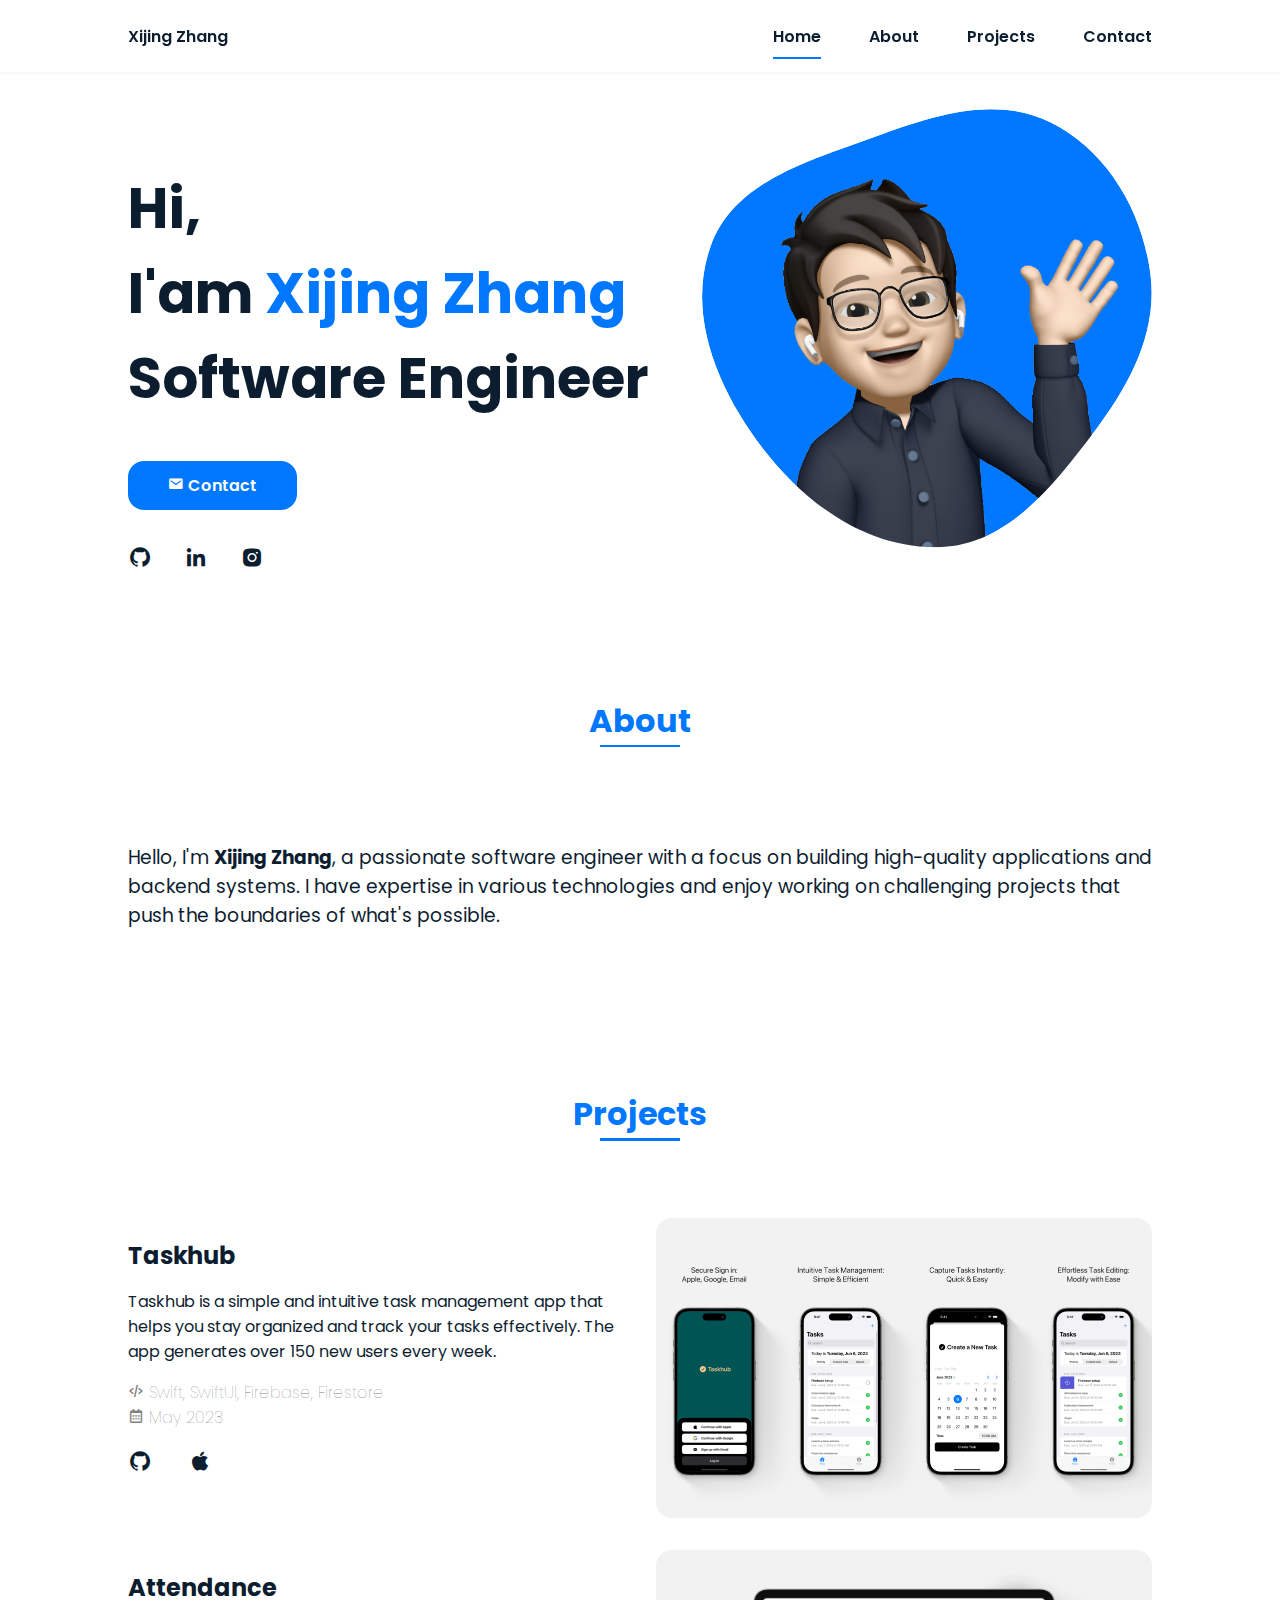
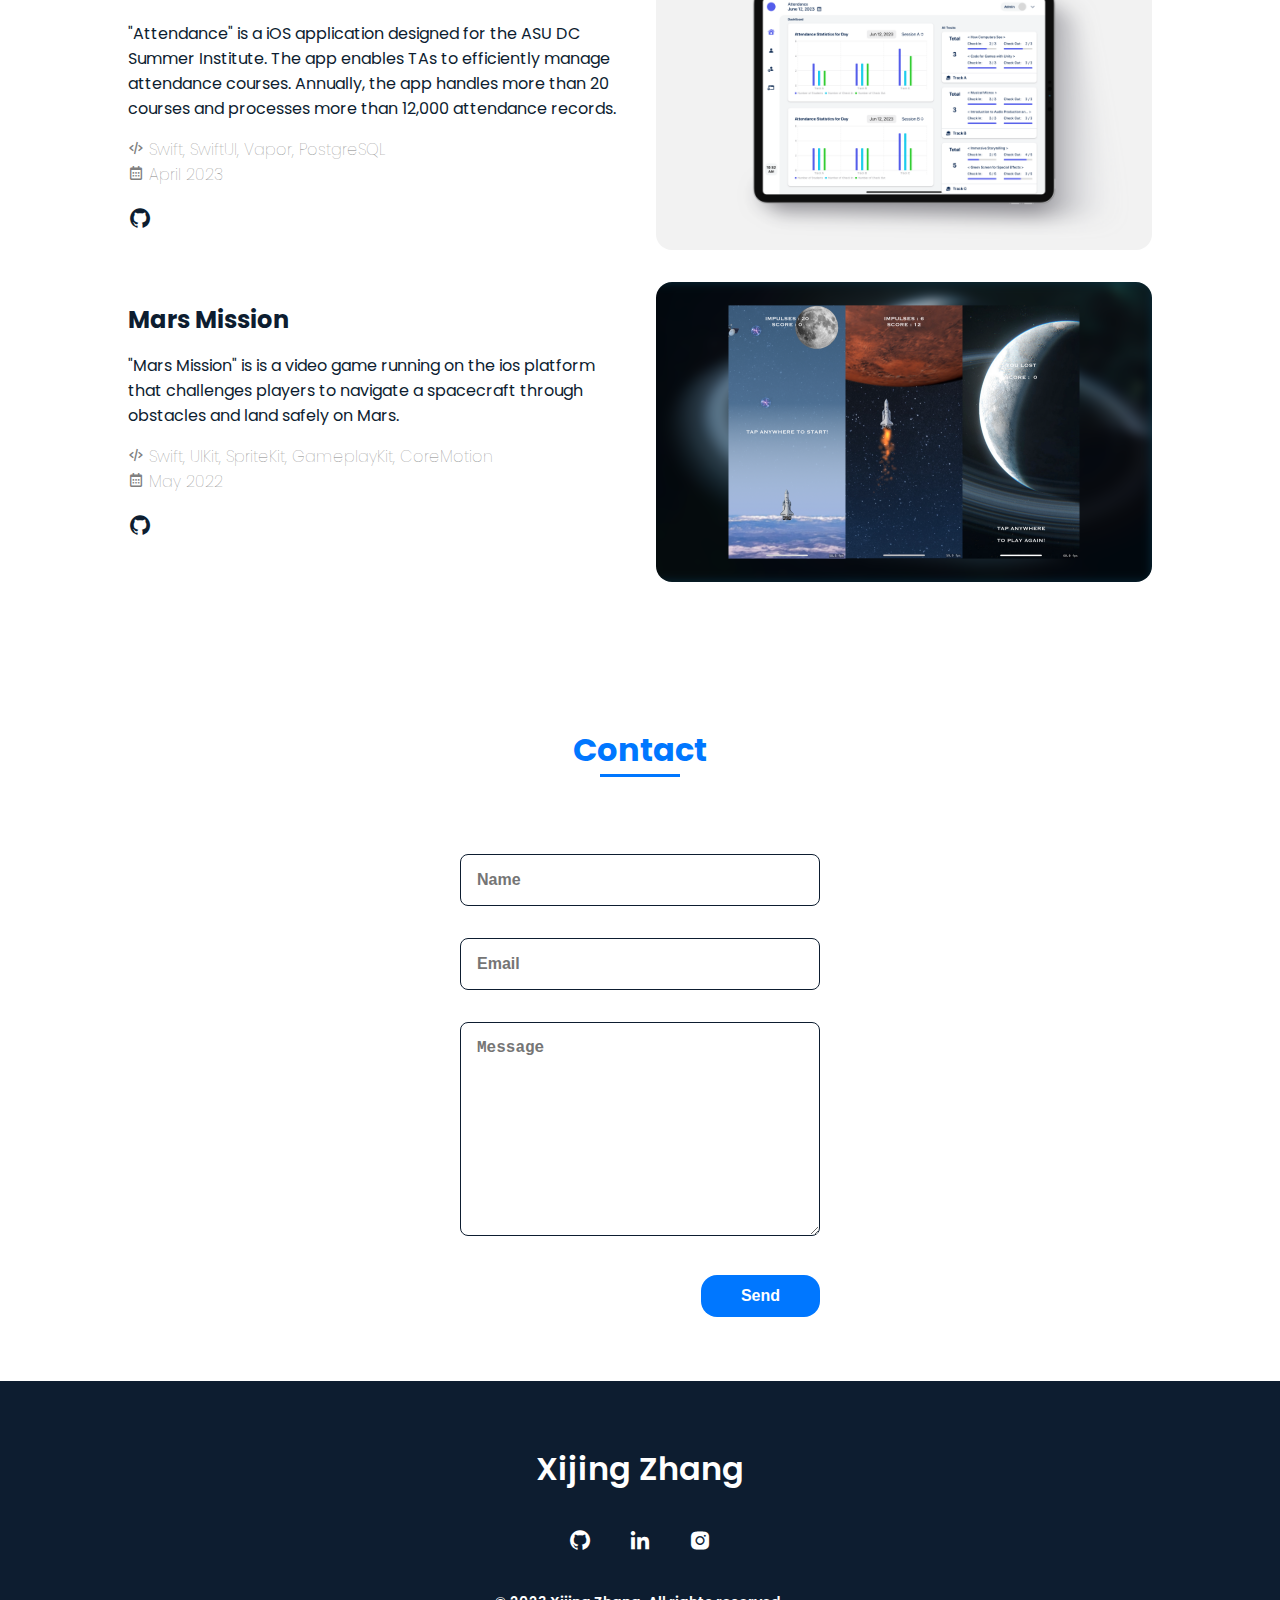
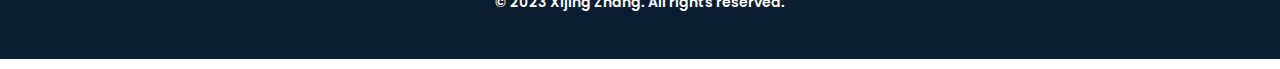
<file: index.html>
<!DOCTYPE html>
<html lang="en">
    <head>
        <meta charset="UTF-8">
        <meta name="viewport" content="width=device-width, initial-scale=1.0">

        <link rel="stylesheet" href="assets/css/styles.css">

        <!-- =====BOX ICONS===== -->
        <link href='https://cdn.jsdelivr.net/npm/boxicons@2.0.5/css/boxicons.min.css' rel='stylesheet'>
        <title>Xijing Zhang</title>
    </head>
    <body>
        <!--===== HEADER =====-->
        <header class="l-header">
            <nav class="nav bd-grid">
                <div>
                    <a href="#" class="nav__logo">Xijing Zhang</a>
                </div>

                <div class="nav__menu" id="nav-menu">
                    <ul class="nav__list">
                        <li class="nav__item"><a href="#home" class="nav__link active">Home</a></li>
                        <li class="nav__item"><a href="#about" class="nav__link">About</a></li>
                        <li class="nav__item"><a href="#work" class="nav__link">Projects</a></li>
                        <li class="nav__item"><a href="#contact" class="nav__link">Contact</a></li>
                    </ul>
                </div>

                <div class="nav__toggle" id="nav-toggle">
                    <i class='bx bx-menu'></i>
                </div>
            </nav>
        </header>

        <main class="l-main">

            <!--===== HOME =====-->
            <section class="home bd-grid" id="home">
                <div class="home__data">
                    <h1 class="home__title">
                        Hi,<br>
                        I'am <span class="home__title-color">Xijing Zhang</span><br>
                        Software Engineer
                    </h1>
                    <a href="mailto:zhangxijing97@gmail.com" class="button"><i class='bx bxs-envelope' ></i> Contact</a>
                </div>

                <div class="home__social">
                    <a href="https://github.com/zhangxijing97" class="home__social-icon" target="_blank"><i class='bx bxl-github bx-tada-hover' ></i></a>
                    <a href="https://www.linkedin.com/in/xijing-zhang-406a80178/" class="home__social-icon" target="_blank"><i class='bx bxl-linkedin bx-tada-hover'></i></a>
                    <a href="https://www.instagram.com/zhang.xijing_/" class="home__social-icon" target="_blank"><i class='bx bxl-instagram-alt bx-tada-hover'></i></a>
                </div>

                <div class="home__img">
                    <svg class="home__blob" viewBox="0 0 479 467" xmlns="http://www.w3.org/2000/svg" xmlns:xlink="http://www.w3.org/1999/xlink">
                        <mask id="mask0" mask-type="alpha">
                            <path d="M9.19024 145.964C34.0253 76.5814 114.865 54.7299 184.111 29.4823C245.804 6.98884 311.86 -14.9503 370.735 14.143C431.207 44.026 467.948 107.508 477.191 174.311C485.897 237.229 454.931 294.377 416.506 344.954C373.74 401.245 326.068 462.801 255.442 466.189C179.416 469.835 111.552 422.137 65.1576 361.805C17.4835 299.81 -17.1617 219.583 9.19024 145.964Z"/>
                        </mask>
                        <g mask="url(#mask0)">
                            <path d="M9.19024 145.964C34.0253 76.5814 114.865 54.7299 184.111 29.4823C245.804 6.98884 311.86 -14.9503 370.735 14.143C431.207 44.026 467.948 107.508 477.191 174.311C485.897 237.229 454.931 294.377 416.506 344.954C373.74 401.245 326.068 462.801 255.442 466.189C179.416 469.835 111.552 422.137 65.1576 361.805C17.4835 299.81 -17.1617 219.583 9.19024 145.964Z"/>
                            <image class="home__blob-img" x="0" y="10" href="assets/img/perfil.png"/>
                        </g>
                    </svg>
                </div>
            </section>

            <!--===== ABOUT =====-->
            <section class="about section" id="about">
                <h2 class="section-title">About</h2>
                <div class="about__container bd-grid">
                    <div>
                        <h3 class="about__subtitle">Hello, I'm <strong>Xijing Zhang</strong>, a passionate software engineer with a focus on building high-quality applications and backend systems. I have expertise in various technologies and enjoy working on challenging projects that push the boundaries of what's possible.</h3>     
                    </div>
                </div>
            </section>

            <!--===== WORK =====-->
            <section class="work section" id="work">
                <h2 class="section-title">Projects</h2>

                <div class="work__container bd-grid">
                    <div>
                        <h2 class="about__subtitle">Taskhub</h2>
                        <p class="about__text">Taskhub is a simple and intuitive task management app that helps you stay organized and track your tasks effectively. The app generates over 150 new users every week.</p>
                        <h5 class="about__text">
                            <i class='bx bx-code-alt'></i> Swift, SwiftUI, Firebase, Firestore<br>
                            <i class='bx bx-calendar' ></i> May 2023
                        </h5>
                        <div class="work__social">
                            <a href="https://github.com/zhangxijing97/Taskhub" class="work__social-icon" target="_blank"><i class='bx bxl-github bx-tada-hover' ></i></a>
                            <a href="https://apps.apple.com/us/app/taskhub-to-do-list/id6449981854?platform=iphone" class="work__social-icon" target="_blank"><i class='bx bxl-apple bx-tada-hover' ></i></a>
                        </div>
                    </div>

                    <a href="https://apps.apple.com/us/app/taskhub-to-do-list/id6449981854?platform=iphone" class="work__img" target="_blank">
                        <img src="assets/img/project01.png" alt="">
                    </a>

                    <div>
                        <h2 class="about__subtitle">Attendance</h2>
                        <p class="about__text">"Attendance" is a iOS application designed for the ASU DC Summer Institute. The app enables TAs to efficiently manage attendance courses. Annually, the app handles more than 20 courses and processes more than 12,000 attendance records.</p>           
                        <h5 class="about__text">
                            <i class='bx bx-code-alt'></i> Swift, SwiftUI, Vapor, PostgreSQL<br>
                            <i class='bx bx-calendar' ></i> April 2023
                        </h5>
                        <div class="work__social">
                            <a href="https://github.com/zhangxijing97/Attendance" class="work__social-icon" target="_blank"><i class='bx bxl-github bx-tada-hover' ></i></a>
                        </div>
                    </div>

                    <a href="https://github.com/zhangxijing97/Attendance" class="work__img" target="_blank">
                        <img src="assets/img/project02.png" alt="">
                    </a>

                    <div>
                        <h2 class="about__subtitle">Mars Mission</h2>
                        <p class="about__text">"Mars Mission" is is a video game running on the ios platform that challenges players to navigate a spacecraft through obstacles and land safely on Mars.</p>           
                        <h5 class="about__text">
                            <i class='bx bx-code-alt'></i> Swift, UIKit, SpriteKit, GameplayKit, CoreMotion<br>
                            <i class='bx bx-calendar' ></i> May 2022
                        </h5>
                        <div class="work__social">
                            <a href="https://github.com/zhangxijing97/MarsMission" class="work__social-icon" target="_blank"><i class='bx bxl-github bx-tada-hover' ></i></a>
                        </div>
                    </div>

                    <a href="https://github.com/zhangxijing97/MarsMission" class="work__img" target="_blank">
                        <img src="assets/img/project03.png" alt="">
                    </a>

                    

                </div>
            </section>

            <!--===== CONTACT =====-->
            <section class="contact section" id="contact">
                <h2 class="section-title">Contact</h2>

                <div class="contact__container bd-grid">
                    <form
                        action="https://formspree.io/f/xrgwzgrq"
                        method="POST"
                        class="contact__form"
                    >
                        <input type="text" placeholder="Name" name="name" class="contact__input">
                        <input type="email" placeholder="Email" name="email" class="contact__input">
                        <textarea name="message" placeholder="Message" cols="0" rows="10" class="contact__input"></textarea>
                        <button type="submit" class="contact__button button">Send</button>
                    </form>
                </div>                

            </section>

        </main>

        <!--===== FOOTER =====-->
        <footer class="footer">
            <p class="footer__title">Xijing Zhang</p>
            <div class="footer__social">
                <a href="https://github.com/zhangxijing97" class="footer__icon" target="_blank"><i class='bx bxl-github bx-tada-hover' ></i></a>
                <a href="https://www.linkedin.com/in/xijing-zhang-406a80178/" class="footer__icon" target="_blank"><i class='bx bxl-linkedin bx-tada-hover' ></i></a>
                <a href="https://www.instagram.com/zhang.xijing_/" class="footer__icon" target="_blank"><i class='bx bxl-instagram-alt bx-tada-hover' ></i></a>
            </div>
            <p class="footer__copy">&#169; 2023 Xijing Zhang. All rights reserved.</p>
        </footer>

        <!--===== MAIN JS =====-->
        <script src="assets/js/main.js"></script>
    </body>
</html>
</file>
<file: assets/css/styles.css>
/*===== GOOGLE FONTS =====*/
@import url("https://fonts.googleapis.com/css2?family=Poppins:wght@400;600;700&display=swap");

/*===== VARIABLES CSS =====*/
/* setting global styles */
/* '--' is used as a convention to indicate that a CSS property is a custom property */
:root {
  --header-height: 3rem;
  --font-semi: 600;
  /*===== Colores =====*/
  /*Purple 260 - Red 355 - Blue 224 - Pink 340*/
  /* HSL color mode */
  --hue-color: 212;
  --first-color: hsl(var(--hue-color), 100%, 50%);
  --second-color: hsl(var(--hue-color), 56%, 12%);
  /*===== Fuente y tipografia =====*/
  --body-font: 'Poppins', sans-serif;
  --big-font-size: 2rem;
  --h2-font-size: 1.25rem;
  --normal-font-size: .938rem;
  --smaller-font-size: .75rem;
  /*===== Margenes =====*/
  --mb-2: 1rem;
  --mb-4: 2rem;
  --mb-5: 2.5rem;
  --mb-6: 3rem;
  /*===== z index =====*/
  --z-back: -10;
  --z-fixed: 100;
}

/* media query that targets screens with a minimum width of 968 pixels */
@media screen and (min-width: 968px) {
  :root {
    --big-font-size: 3.5rem;
    --h2-font-size: 2rem;
    --normal-font-size: 1rem;
    --smaller-font-size: .875rem;
  }
}

/*===== BASE =====*/
/* before allows to insert content before the content of an element */
*, ::before, ::after {
  box-sizing: border-box;
}

html {
  scroll-behavior: smooth;
}

body {
  margin: var(--header-height) 0 0 0;
  font-family: var(--body-font);
  font-size: var(--normal-font-size);
  color: var(--second-color);
}

h3 {
  font-weight: normal
}

h5 {
  font-size: 16px;
  font-weight: lighter;
  color: grey;
  margin-block-start: 1em;
  margin-block-end: 1em;
}

ul {
  margin: 0;
  padding: 0;
  list-style: none;
}

a {
  text-decoration: none;
}

img {
  max-width: 100%;
  height: auto;
  display: block;
}

/*===== CLASS CSS ===== */
.section-title {
  position: relative;
  font-size: var(--h2-font-size);
  color: var(--first-color);
  margin-top: var(--mb-2);
  margin-bottom: var(--mb-4);
  text-align: center;
}

.section-title::after {
  position: absolute;
  content: '';
  width: 64px;
  height: 0.18rem;
  left: 0;
  right: 0;
  margin: auto;
  top: 2rem;
  background-color: var(--first-color);
}

.section {
  padding-top: 3rem;
  padding-bottom: 2rem;
}

/*===== LAYOUT =====*/
.bd-grid {
  max-width: 1024px;
  display: grid;
  margin-left: var(--mb-2);
  margin-right: var(--mb-2);
}

.l-header {
  width: 100%;
  position: fixed;
  top: 0;
  left: 0;
  z-index: var(--z-fixed);
  background-color: #fff;
  box-shadow: 0 1px 4px rgba(146, 161, 176, 0.15);
}

/*===== NAV =====*/
.nav {
  height: var(--header-height);
  display: flex;
  justify-content: space-between;
  align-items: center;
  font-weight: var(--font-semi);
}

@media screen and (max-width: 767px) {
  .nav__menu {
    position: fixed;
    top: var(--header-height);
    right: -100%;
    width: 80%;
    height: 100%;
    padding: 2rem;
    background-color: var(--second-color);
    transition: .5s;
  }
}

.nav__item {
  margin-bottom: var(--mb-4);
}

.nav__link {
  position: relative;
  color: #fff;
}

.nav__link:hover {
  position: relative;
}

.nav__link:hover::after {
  position: absolute;
  content: '';
  width: 100%;
  height: 0.18rem;
  left: 0;
  top: 2rem;
  background-color: var(--first-color);
}

.nav__logo {
  color: var(--second-color);
}

.nav__toggle {
  color: var(--second-color);
  font-size: 1.5rem;
  cursor: pointer;
}

/*Active menu*/
.active::after {
  position: absolute;
  content: '';
  width: 100%;
  height: 0.18rem;
  left: 0;
  top: 2rem;
  background-color: var(--first-color);
}

/*=== Show menu ===*/
.show {
  right: 0;
}

/*===== HOME =====*/
.home {
  position: relative;
  padding: 4rem 0 5rem;
  row-gap: 2rem;

  /* justify-content: center; */
}

.home__data {
  align-self: center;
}

.home__title {
  font-size: var(--big-font-size);
  margin-bottom: var(--mb-5);
}

.home__title-color {
  color: var(--first-color);
}

.home__social {
  display: flex;
  flex-direction: column;
}

.home__social-icon {
  width: max-content;
  margin-bottom: var(--mb-2);
  font-size: 1.5rem;
  color: var(--second-color);
}

.home__social-icon:hover {
  color: var(--first-color);
}

.home__img {
  position: absolute;
  right: 0;
  bottom: 0;
  width: 260px;
}

* .home__blob {
  fill: var(--first-color);
}

.home__blob-img {
  width: 460px;
}

/*BUTTONS*/
.button {
  display: inline-block;
  background-color: var(--first-color);
  color: #fff;
  padding: .75rem 2.5rem;
  font-weight: var(--font-semi);
  /* border-radius: .5rem; */
  border-radius: 16px;
  transition: .3s;
}

.button:hover {
  box-shadow: 0px 10px 36px rgba(0, 0, 0, 0.15);
}

/* ===== ABOUT =====*/
.about__container {
  row-gap: 2rem;
  /* text-align: center; */
}

.about__subtitle {
  margin-bottom: var(--mb-2);
}

.about__img {
  justify-self: center;
}

.about__img img {
  width: 200px;
  border-radius: .5rem;
}

/* ===== SKILLS =====*/
.skills__container {
  row-gap: 2rem;
  text-align: center;
}

.skills__subtitle {
  margin-bottom: var(--mb-2);
}

.skills__text {
  margin-bottom: var(--mb-4);
}

.skills__data {
  display: flex;
  justify-content: space-between;
  align-items: center;
  position: relative;
  font-weight: var(--font-semi);
  padding: .5rem 1rem;
  margin-bottom: var(--mb-4);
  border-radius: .5rem;
  box-shadow: 0px 4px 25px rgba(14, 36, 49, 0.15);
}

.skills__icon {
  font-size: 2rem;
  margin-right: var(--mb-2);
  color: var(--first-color);
}

.skills__names {
  display: flex;
  align-items: center;
}

.skills__bar {
  position: absolute;
  left: 0;
  bottom: 0;
  background-color: var(--first-color);
  height: .25rem;
  border-radius: .5rem;
  z-index: var(--z-back);
}

.skills__html {
  width: 95%;
}

.skills__css {
  width: 85%;
}

.skills__js {
  width: 65%;
}

.skills__ux {
  width: 85%;
}

.skills__img {
  border-radius: .5rem;
}

/* ===== WORK =====*/
.work__container {
  position: relative;
  /* padding: 4rem 0 5rem; */
  row-gap: 2rem;
}

.work__social-icon {
  width: max-content;
  margin-bottom: var(--mb-2);
  font-size: 1.5rem;
  color: var(--second-color);
}

.work__social-icon:hover {
  color: var(--first-color);
}

.work__img {
  /* box-shadow: 0px 4px 25px rgba(14, 36, 49, 0.15); */
  /* border-radius: .5rem; */
  border-radius: 16px;
  overflow: hidden;
  height: 300px;
  display: flex;
  justify-content: center;
  align-items: center;
}

.work__img img {
  transition: 0.5s;
}

.work__img img:hover {
  transform: scale(1.1);
}

/* ===== CONTACT =====*/
.contact__input {
  width: 100%;
  font-size: var(--normal-font-size);
  font-weight: var(--font-semi);
  padding: 1rem;
  border-radius: .5rem;
  border: 1.5px solid var(--second-color);
  outline: none;
  margin-bottom: var(--mb-4);
}

.contact__button {
  display: block;
  border: none;
  outline: none;
  font-size: var(--normal-font-size);
  cursor: pointer;
  margin-left: auto;
}

/* ===== FOOTER =====*/
.footer {
  background-color: var(--second-color);
  color: #fff;
  text-align: center;
  font-weight: var(--font-semi);
  padding: 2rem 0;
}

.footer__title {
  font-size: 2rem;
  margin-bottom: var(--mb-4);
}

.footer__social {
  margin-bottom: var(--mb-4);
}

.footer__icon {
  font-size: 1.5rem;
  color: #fff;
  margin: 0 var(--mb-2);
}

.footer__copy {
  font-size: var(--smaller-font-size);
}

/* ===== MEDIA QUERIES=====*/
@media screen and (max-width: 320px) {
  .home {
    row-gap: 2rem;
  }
  .home__img {
    width: 200px;
  }
}

@media screen and (min-width: 576px) {
  .home {
    padding: 4rem 0 2rem;
  }
  .home__social {
    padding-top: 0;
    padding-bottom: 2.5rem;
    flex-direction: row;
    align-self: flex-end;
  }
  .home__social-icon {
    margin-bottom: 0;
    margin-right: var(--mb-4);
  }
  .home__img {
    width: 300px;
    bottom: 25%;
  }
  .about__container {
    grid-template-columns: repeat(1, 1fr);
    align-items: center;
    text-align: initial;
  }

  .skills__container {
    grid-template-columns: .7fr;
    justify-content: center;
    column-gap: 1rem;
  }

  .work__container {
    grid-template-columns: repeat(2, 1fr);
    column-gap: 2rem;
    padding-top: 2rem;
  }


  .work__social {
    padding-top: 0;
    /* padding-bottom: 2.5rem; */
    flex-direction: row;
    align-self: flex-end;
  }

  .work__social-icon {
    margin-bottom: 0;
    margin-right: var(--mb-4);
  }

  .contact__form {
    width: 360px;
    padding-top: 2rem;
  }

  .contact__container {
    justify-items: center;
  }
}

@media screen and (min-width: 768px) {
  body {
    margin: 0;
  }
  
  .section {
    padding-top: 4rem;
    padding-bottom: 4rem;
  }

  .section-title {
    margin-bottom: var(--mb-6);
  }
  
  .section-title::after {
    width: 80px;
    top: 3rem;
  }

  .nav {
    height: calc(var(--header-height) + 1.5rem);
  }

  .nav__list {
    display: flex;
    padding-top: 0;
  }

  .nav__item {
    margin-left: var(--mb-6);
    margin-bottom: 0;
  }
  
  .nav__toggle {
    display: none;
  }

  .nav__link {
    color: var(--second-color);
  }

  .home {
    padding: 8rem 0 2rem;
  }

  .home__img {
    width: 400px;
    bottom: 10%;
  }

  .about__container {
    padding-top: 2rem;
  }

  .about__img img {
    width: 300px;
  }

  .skills__container {
    grid-template-columns: repeat(2, 1fr);
    column-gap: 2rem;
    align-items: center;
    text-align: initial;
  }

  .work__container {
    grid-template-columns: repeat(2, 1fr);
    column-gap: 2rem;
  }
}

@media screen and (min-width: 992px) {
  .bd-grid {
    margin-left: auto;
    margin-right: auto;
  }
  .home {
    padding: 8rem 0 0rem;
  }

  /* .about {
    padding: 0rem 0 4rem;
  } */

  .home__img {
    width: 450px;
  }
}
</file>
